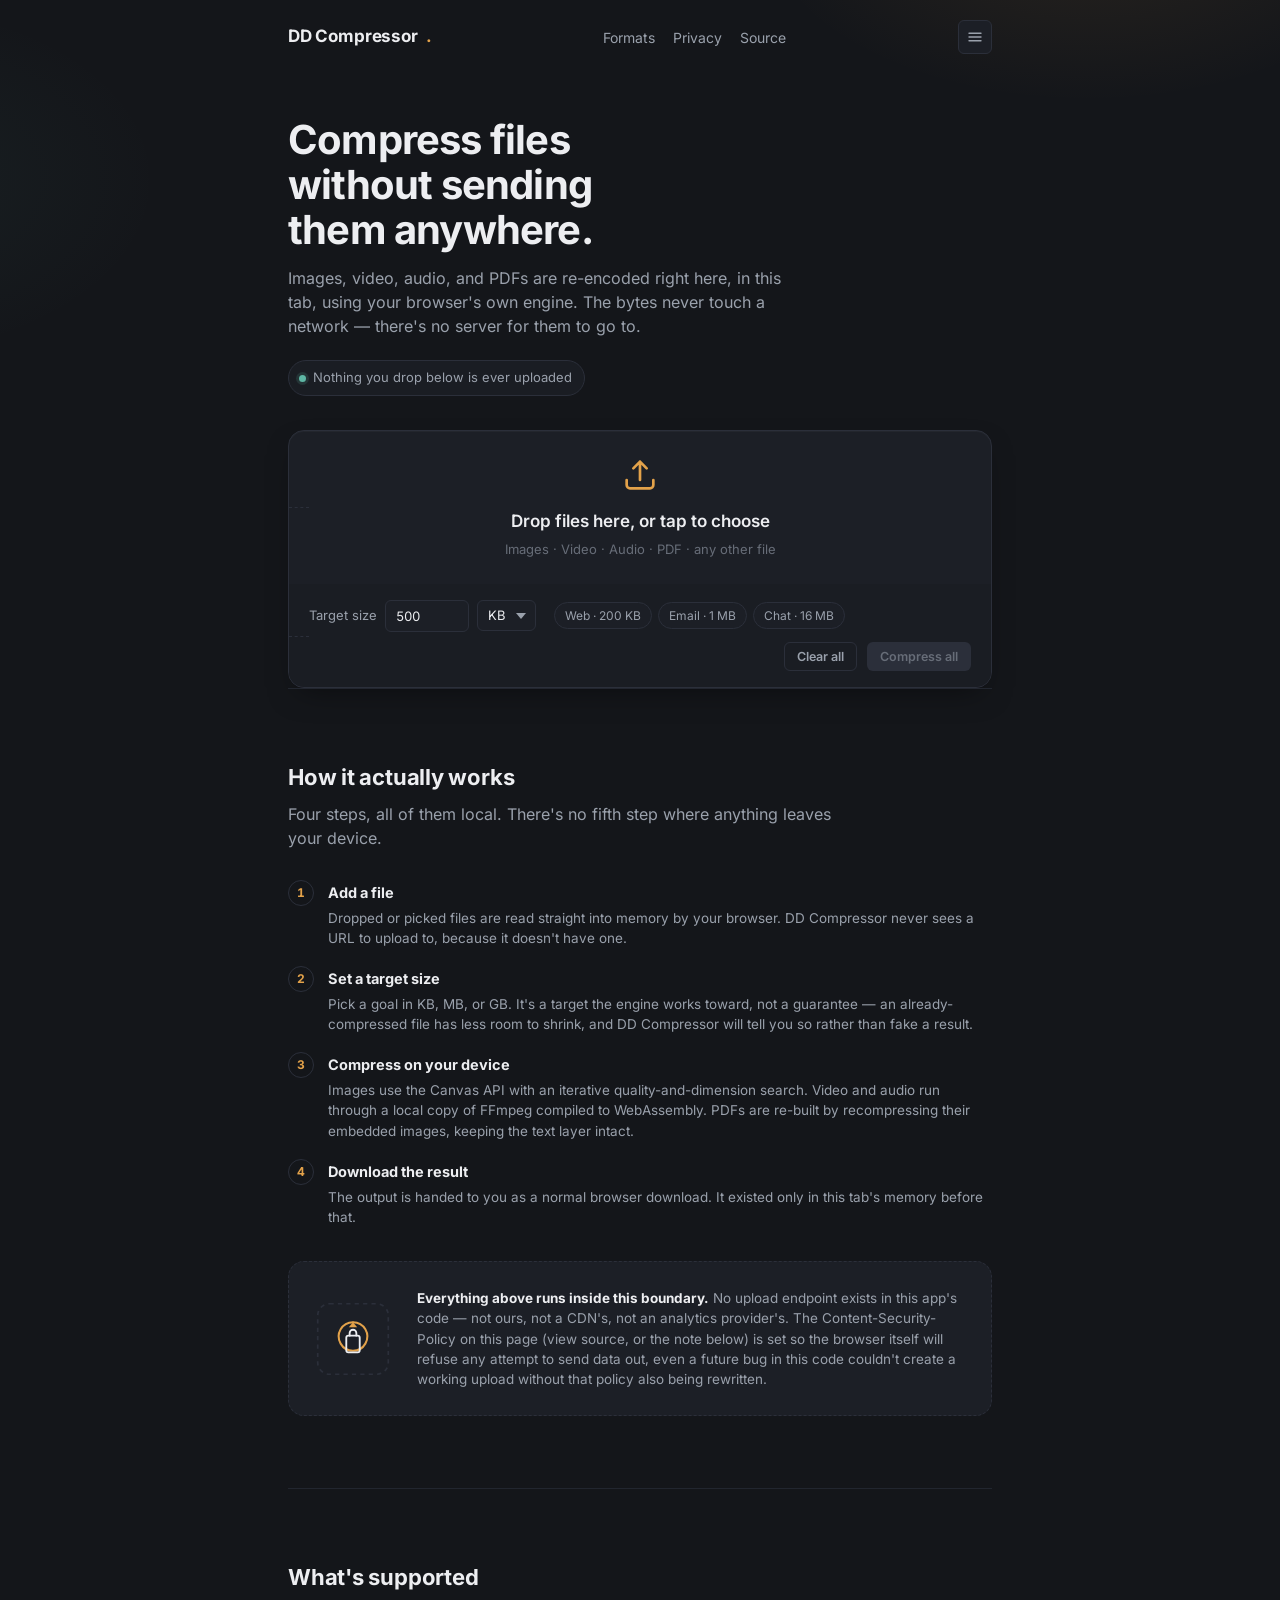
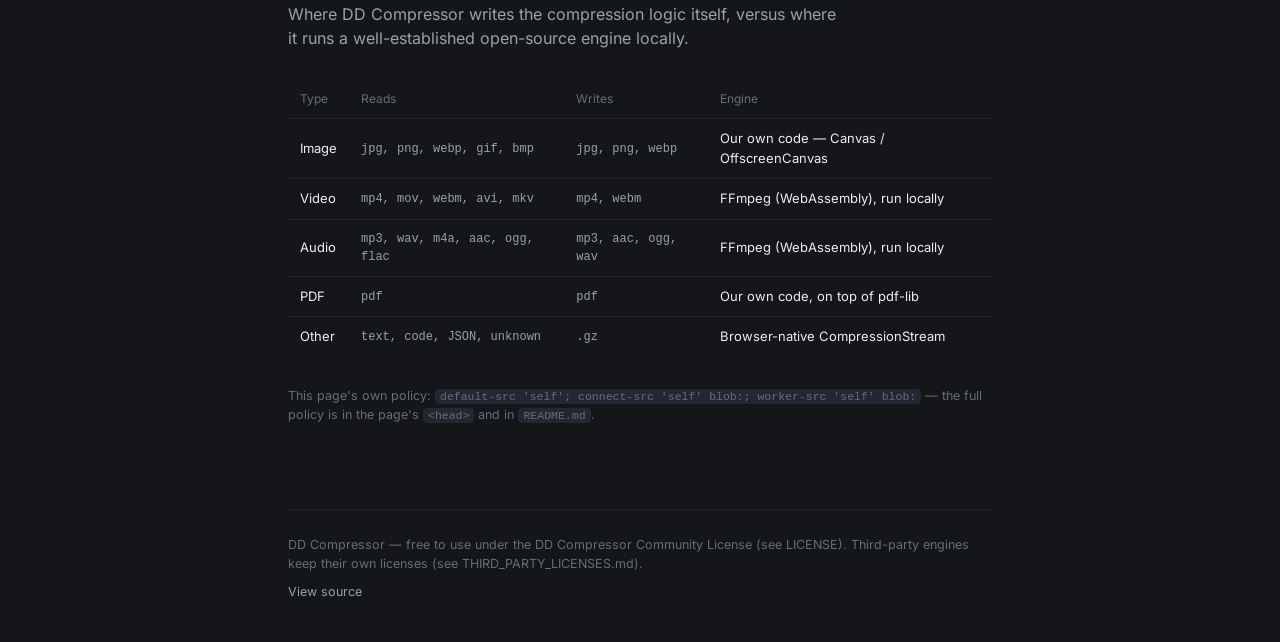
<file: web/index.html>
<!DOCTYPE html>
<html lang="en">
<head>
<meta charset="UTF-8" />
<meta name="viewport" content="width=device-width, initial-scale=1, viewport-fit=cover" />
<meta name="theme-color" content="#14161a" />
<title>DD Compressor — compress files without sending them anywhere</title>
<meta name="description" content="A privacy-first file compressor that runs entirely in your browser. Images, video, audio, and PDFs are re-encoded on your device — nothing is ever uploaded." />

<!--
  This policy is the actual enforcement of the privacy promise below,
  not just a claim in prose. 'self' + blob: is everything the app is
  allowed to touch; there is no origin here a file could be sent to.
  (frame-ancestors / report-uri are intentionally omitted: the CSP
  spec doesn't honor them from a <meta> tag, only from a real HTTP
  header, and GitHub Pages doesn't let us set one — see README.)

  The one addition versus the original policy: `ipc: http://ipc.localhost`
  in connect-src. This is Tauri v2's own internal call channel for the
  installed app (how the page asks the native side to save a file, or
  show the ad-consent form) — without it, every native call in the app
  build silently fails its own CSP, since the meta tag is served
  identically to both the website and the app (same index.html, no
  separate build). It is a same-device internal channel, not a network
  origin — no different in kind from blob: above. This app's own
  src-tauri/tauri.conf.json intentionally leaves its CSP unset (null) so
  THIS tag stays the single source of truth on every platform, instead
  of two policies quietly fighting each other.
-->
<meta http-equiv="Content-Security-Policy" content="default-src 'self'; script-src 'self' 'wasm-unsafe-eval'; style-src 'self'; font-src 'self'; img-src 'self' data: blob:; media-src 'self' blob:; worker-src 'self' blob:; connect-src 'self' blob: ipc: http://ipc.localhost; object-src 'none'; base-uri 'self'; form-action 'self';" />

<link rel="stylesheet" href="./css/styles.css" />
<link rel="stylesheet" href="./css/app-shell.css" />
<link rel="icon" type="image/png" sizes="512x512" href="./assets/dd-compressor-icon-512.png" />
<link rel="apple-touch-icon" href="./assets/dd-compressor-icon-512.png" />
<link rel="manifest" href="./manifest.webmanifest" />
</head>
<body>

<div class="wrap">
  <header class="site-header">
    <a class="brand" href="./">DD Compressor<span class="dot">.</span></a>
    <nav class="header-links">
      <a href="#formats">Formats</a>
      <a href="#privacy">Privacy</a>
      <a href="https://github.com/darshandpatel63-prog/DD-COMPRESSER-PRIVACY-FIRST-COMPRESSER" target="_blank" rel="noopener">Source</a>
    </nav>
    <button type="button" id="menuBtn" class="menu-btn" aria-label="Open menu" aria-expanded="false">
      <svg viewBox="0 0 24 24" fill="none" stroke="currentColor" stroke-width="1.8" stroke-linecap="round" aria-hidden="true"><path d="M4 7h16M4 12h16M4 17h16"/></svg>
    </button>
  </header>

  <div id="menuOverlay" class="menu-overlay" hidden>
    <div class="menu-panel" role="dialog" aria-label="App menu" aria-modal="true">
      <div class="menu-panel-head">
        <span>DD Compressor</span>
        <button type="button" id="menuCloseBtn" class="btn-icon" aria-label="Close menu">
          <svg viewBox="0 0 24 24" fill="none" stroke="currentColor" stroke-width="1.8" stroke-linecap="round" aria-hidden="true"><path d="M6 6l12 12M18 6L6 18"/></svg>
        </button>
      </div>
      <button type="button" class="menu-item" data-panel="how">How this app works</button>
      <button type="button" class="menu-item" data-panel="privacy">Privacy Policy</button>
      <button type="button" class="menu-item" data-panel="terms">Terms of Service</button>
      <button type="button" class="menu-item" data-panel="disclaimer">Disclaimer</button>
      <button type="button" class="menu-item" id="menuAdChoices">Ad privacy choices</button>
      <a class="menu-item" id="menuGetAppLink" href="#" target="_blank" rel="noopener">Get the Android app</a>
      <a class="menu-item" href="https://github.com/darshandpatel63-prog/DD-COMPRESSER-PRIVACY-FIRST-COMPRESSER" target="_blank" rel="noopener">View source on GitHub</a>
      <div id="menuPanelBody" class="menu-panel-body" hidden></div>
    </div>
  </div>

  <section class="hero">
    <h1>Compress files without sending them anywhere.</h1>
    <p>Images, video, audio, and PDFs are re-encoded right here, in this tab, using your browser's own engine. The bytes never touch a network — there's no server for them to go to.</p>
    <span class="privacy-pill"><span class="led" aria-hidden="true"></span> Nothing you drop below is ever uploaded</span>
    <span class="stat-pill" id="statPill" hidden></span>
  </section>

  <main class="panel" id="app">
    <label class="dropzone" id="dropZone" for="fileInput" tabindex="0" role="button" aria-label="Add files to compress">
      <svg class="icon" viewBox="0 0 24 24" fill="none" stroke="currentColor" stroke-width="1.6" aria-hidden="true">
        <path d="M12 15V4M12 4l-4 4M12 4l4 4" stroke-linecap="round" stroke-linejoin="round"/>
        <path d="M4 15v3a2 2 0 0 0 2 2h12a2 2 0 0 0 2-2v-3" stroke-linecap="round" stroke-linejoin="round"/>
      </svg>
      <h2>Drop files here, or tap to choose</h2>
      <p>Images · Video · Audio · PDF · any other file</p>
      <input type="file" id="fileInput" multiple />
    </label>

    <div class="panel-controls">
      <div class="field">
        <label for="targetSize">Target size</label>
        <input type="number" id="targetSize" min="1" step="1" value="500" inputmode="decimal" />
        <select id="targetUnit" aria-label="Target size unit">
          <option value="KB" selected>KB</option>
          <option value="MB">MB</option>
          <option value="GB">GB</option>
        </select>
      </div>
      <div class="chip-row" id="presetRow" aria-label="Quick target presets">
        <button type="button" class="chip" data-kb="200">Web · 200 KB</button>
        <button type="button" class="chip" data-kb="1024">Email · 1 MB</button>
        <button type="button" class="chip" data-kb="16384">Chat · 16 MB</button>
      </div>
      <div class="field-controls">
        <button type="button" class="btn btn-ghost btn-sm" id="clearAllBtn">Clear all</button>
        <button type="button" class="btn btn-primary btn-sm" id="compressAllBtn" disabled>Compress all</button>
      </div>
    </div>

    <div class="file-list" id="fileList" aria-live="polite"></div>
  </main>

  <section class="info" id="how">
    <h2>How it actually works</h2>
    <p class="lede">Four steps, all of them local. There's no fifth step where anything leaves your device.</p>
    <ol class="steps">
      <li><span class="num">1</span><div><h3>Add a file</h3><p>Dropped or picked files are read straight into memory by your browser. DD Compressor never sees a URL to upload to, because it doesn't have one.</p></div></li>
      <li><span class="num">2</span><div><h3>Set a target size</h3><p>Pick a goal in KB, MB, or GB. It's a target the engine works toward, not a guarantee — an already-compressed file has less room to shrink, and DD Compressor will tell you so rather than fake a result.</p></div></li>
      <li><span class="num">3</span><div><h3>Compress on your device</h3><p>Images use the Canvas API with an iterative quality-and-dimension search. Video and audio run through a local copy of FFmpeg compiled to WebAssembly. PDFs are re-built by recompressing their embedded images, keeping the text layer intact.</p></div></li>
      <li><span class="num">4</span><div><h3>Download the result</h3><p>The output is handed to you as a normal browser download. It existed only in this tab's memory before that.</p></div></li>
    </ol>

    <div class="boundary" id="privacy">
      <svg viewBox="0 0 100 100" fill="none" aria-hidden="true">
        <rect x="8" y="8" width="84" height="84" rx="14" stroke="#2b2f3a" stroke-width="2" stroke-dasharray="5 5"/>
        <path d="M50 30a17 17 0 1 0 0.01 0" stroke="#e3a24a" stroke-width="2.4" stroke-linecap="round" />
        <path d="M50 30l-5 6h10z" fill="#e3a24a" />
        <rect x="42" y="46" width="16" height="20" rx="2.5" stroke="#edeef1" stroke-width="2.2"/>
        <path d="M46 46v-3a4 4 0 0 1 8 0v3" stroke="#edeef1" stroke-width="2.2" stroke-linecap="round"/>
      </svg>
      <p><strong>Everything above runs inside this boundary.</strong> No upload endpoint exists in this app's code — not ours, not a CDN's, not an analytics provider's. The Content-Security-Policy on this page (view source, or the note below) is set so the browser itself will refuse any attempt to send data out, even a future bug in this code couldn't create a working upload without that policy also being rewritten.</p>
    </div>
  </section>

  <section class="info" id="formats">
    <h2>What's supported</h2>
    <p class="lede">Where DD Compressor writes the compression logic itself, versus where it runs a well-established open-source engine locally.</p>
    <table class="formats">
      <thead><tr><th>Type</th><th>Reads</th><th>Writes</th><th>Engine</th></tr></thead>
      <tbody>
        <tr><td>Image</td><td class="mono">jpg, png, webp, gif, bmp</td><td class="mono">jpg, png, webp</td><td>Our own code — Canvas / OffscreenCanvas</td></tr>
        <tr><td>Video</td><td class="mono">mp4, mov, webm, avi, mkv</td><td class="mono">mp4, webm</td><td>FFmpeg (WebAssembly), run locally</td></tr>
        <tr><td>Audio</td><td class="mono">mp3, wav, m4a, aac, ogg, flac</td><td class="mono">mp3, aac, ogg, wav</td><td>FFmpeg (WebAssembly), run locally</td></tr>
        <tr><td>PDF</td><td class="mono">pdf</td><td class="mono">pdf</td><td>Our own code, on top of pdf-lib</td></tr>
        <tr><td>Other</td><td class="mono">text, code, JSON, unknown</td><td class="mono">.gz</td><td>Browser-native CompressionStream</td></tr>
      </tbody>
    </table>
    <p class="csp-note">This page's own policy: <code>default-src 'self'; connect-src 'self' blob:; worker-src 'self' blob:</code> — the full policy is in the page's <code>&lt;head&gt;</code> and in <code>README.md</code>.</p>
  </section>

  <footer>
    <span>DD Compressor — free to use under the DD Compressor Community License (see LICENSE). Third-party engines keep their own licenses (see THIRD_PARTY_LICENSES.md).</span>
    <a href="https://github.com/darshandpatel63-prog/DD-COMPRESSER-PRIVACY-FIRST-COMPRESSER" target="_blank" rel="noopener">View source</a>
  </footer>
</div>

<div id="toast-region" aria-live="assertive"></div>

<!-- Vendored locally on purpose: @ffmpeg/ffmpeg's UMD build resolves its
     worker chunk (814.ffmpeg.js) relative to wherever THIS script was
     loaded from. Loading it from a CDN is exactly what produced the
     "Failed to construct Worker... cannot be accessed from origin" error
     in the original project — the chunk stayed on the CDN's origin while
     the page was on GitHub Pages. Same-origin script + same-directory
     chunk removes the problem at the source instead of masking it. -->
<script src="./vendor/ffmpeg/ffmpeg.js"></script>
<script src="./vendor/pdf-lib/pdf-lib.min.js"></script>
<script type="module" src="./js/main.js"></script>
</body>
</html>
</file>
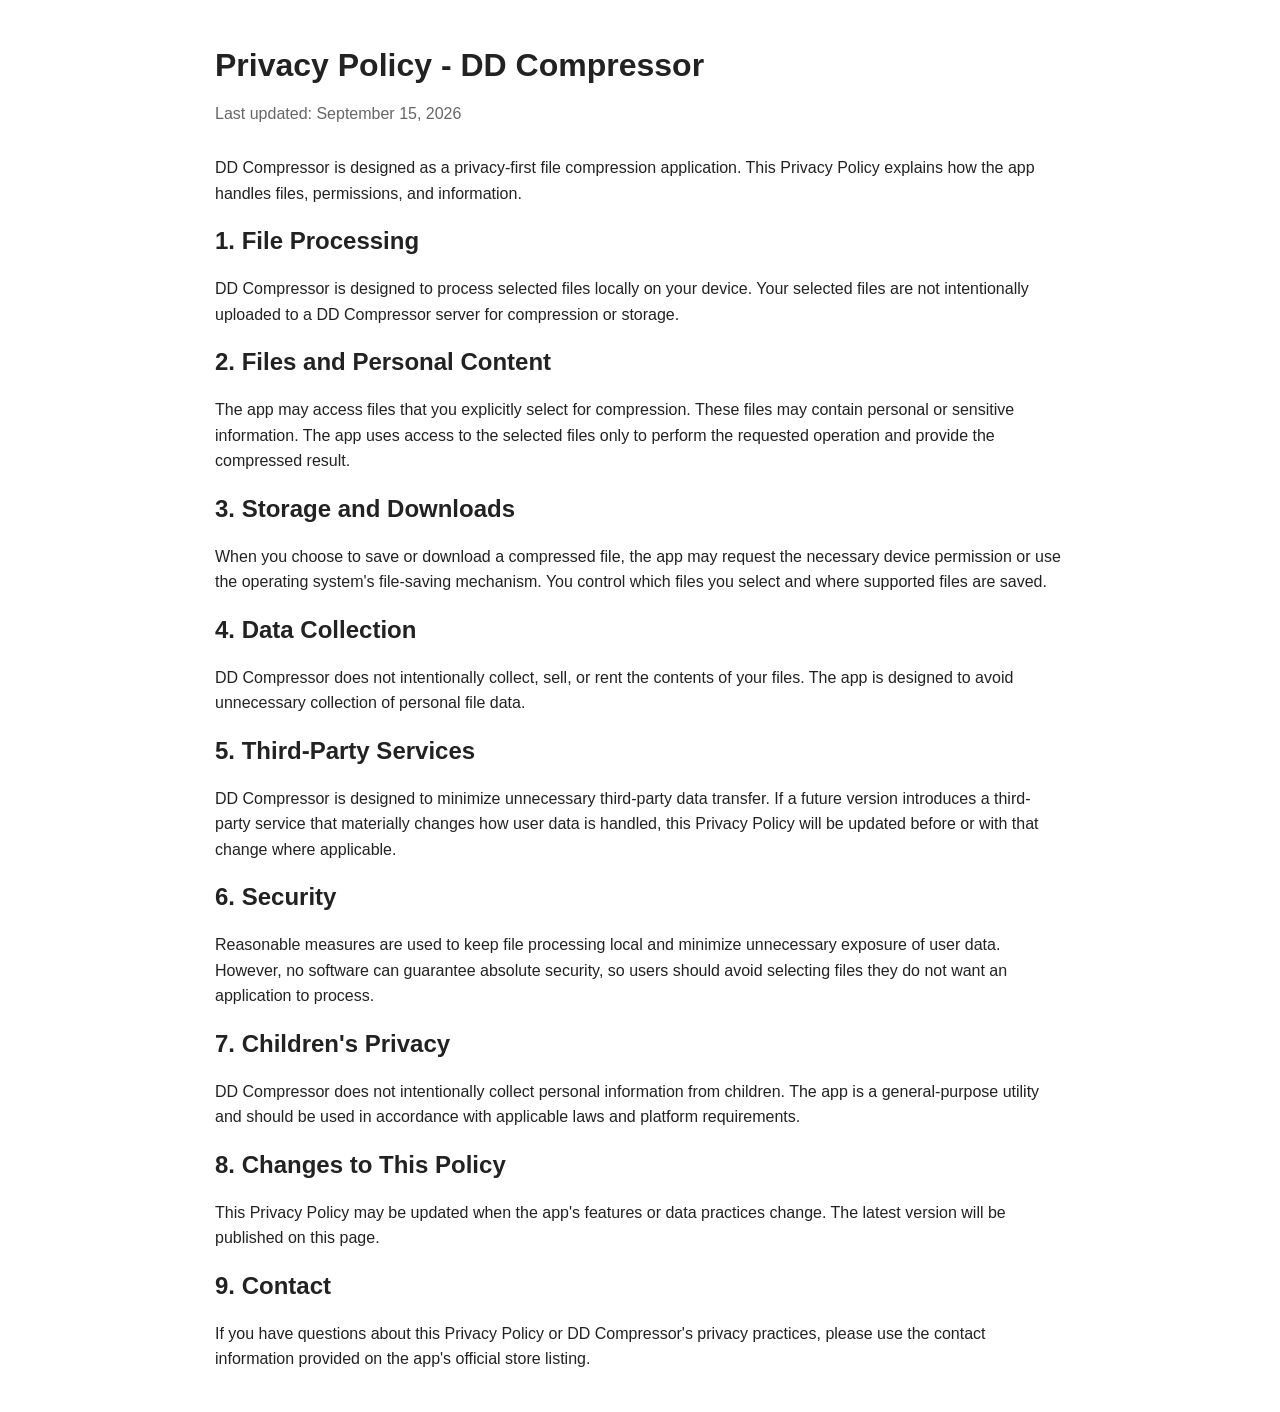
<file: privacy.html>
<!DOCTYPE html>
<html lang="en">
<head>
  <meta charset="UTF-8">
  <meta name="viewport" content="width=device-width, initial-scale=1.0">
  <title>Privacy Policy - DD Compressor</title>
  <style>
    body { font-family: Arial, sans-serif; line-height: 1.6; max-width: 850px; margin: 0 auto; padding: 24px; color: #222; }
    h1, h2 { line-height: 1.25; }
    h1 { margin-bottom: 8px; }
    .updated { color: #666; margin-bottom: 28px; }
  </style>
</head>
<body>
  <h1>Privacy Policy - DD Compressor</h1>
  <p class="updated">Last updated: September 15, 2026</p>

  <p>DD Compressor is designed as a privacy-first file compression application. This Privacy Policy explains how the app handles files, permissions, and information.</p>

  <h2>1. File Processing</h2>
  <p>DD Compressor is designed to process selected files locally on your device. Your selected files are not intentionally uploaded to a DD Compressor server for compression or storage.</p>

  <h2>2. Files and Personal Content</h2>
  <p>The app may access files that you explicitly select for compression. These files may contain personal or sensitive information. The app uses access to the selected files only to perform the requested operation and provide the compressed result.</p>

  <h2>3. Storage and Downloads</h2>
  <p>When you choose to save or download a compressed file, the app may request the necessary device permission or use the operating system's file-saving mechanism. You control which files you select and where supported files are saved.</p>

  <h2>4. Data Collection</h2>
  <p>DD Compressor does not intentionally collect, sell, or rent the contents of your files. The app is designed to avoid unnecessary collection of personal file data.</p>

  <h2>5. Third-Party Services</h2>
  <p>DD Compressor is designed to minimize unnecessary third-party data transfer. If a future version introduces a third-party service that materially changes how user data is handled, this Privacy Policy will be updated before or with that change where applicable.</p>

  <h2>6. Security</h2>
  <p>Reasonable measures are used to keep file processing local and minimize unnecessary exposure of user data. However, no software can guarantee absolute security, so users should avoid selecting files they do not want an application to process.</p>

  <h2>7. Children's Privacy</h2>
  <p>DD Compressor does not intentionally collect personal information from children. The app is a general-purpose utility and should be used in accordance with applicable laws and platform requirements.</p>

  <h2>8. Changes to This Policy</h2>
  <p>This Privacy Policy may be updated when the app's features or data practices change. The latest version will be published on this page.</p>

  <h2>9. Contact</h2>
  <p>If you have questions about this Privacy Policy or DD Compressor's privacy practices, please use the contact information provided on the app's official store listing.</p>
</body>
</html>
</file>
<file: web/css/styles.css>
/*
  DD Compressor — design system
  ------------------------------------------------------------
  Concept: "local instrument". The subject of this product is the
  absence of a network round-trip — a file goes in and never leaves
  the device it's on. Rather than a generic dark-SaaS gradient page,
  the palette and layout borrow from precision hardware (light
  meters, mixing desks, lab scales): a graphite body, one confident
  brass/amber signal color standing in for an analog dial, and a
  quiet teal reserved for "safe / contained" states. Numbers that
  matter (file sizes) get tabular figures, like a real readout.
*/

@font-face {
  font-family: 'Inter';
  font-style: normal;
  font-weight: 400;
  font-display: swap;
  src: url('../vendor/fonts/files/inter-latin-400-normal.woff2') format('woff2');
  unicode-range: U+0000-00FF, U+0131, U+0152-0153, U+02BB-02BC, U+02C6, U+02DA, U+02DC, U+0304, U+0308, U+0329, U+2000-206F, U+20AC, U+2122, U+2191, U+2193, U+2212, U+2215, U+FEFF, U+FFFD;
}
@font-face {
  font-family: 'Inter';
  font-style: normal;
  font-weight: 600;
  font-display: swap;
  src: url('../vendor/fonts/files/inter-latin-600-normal.woff2') format('woff2');
  unicode-range: U+0000-00FF, U+0131, U+0152-0153, U+02BB-02BC, U+02C6, U+02DA, U+02DC, U+0304, U+0308, U+0329, U+2000-206F, U+20AC, U+2122, U+2191, U+2193, U+2212, U+2215, U+FEFF, U+FFFD;
}
@font-face {
  font-family: 'Inter';
  font-style: normal;
  font-weight: 700;
  font-display: swap;
  src: url('../vendor/fonts/files/inter-latin-700-normal.woff2') format('woff2');
  unicode-range: U+0000-00FF, U+0131, U+0152-0153, U+02BB-02BC, U+02C6, U+02DA, U+02DC, U+0304, U+0308, U+0329, U+2000-206F, U+20AC, U+2122, U+2191, U+2193, U+2212, U+2215, U+FEFF, U+FFFD;
}

:root {
  /* --- color --- */
  --bg: #14161a;
  --bg-raised: #1a1d23;
  --surface: #1c1f26;
  --surface-2: #232732;
  --border: #2b2f3a;
  --border-soft: #22262f;
  --text: #edeef1;
  --text-muted: #9aa1ac;
  --text-faint: #676d78;
  --accent: #e3a24a;
  --accent-strong: #f0b563;
  --accent-ink: #2a1c08;
  --safe: #5eb6a4;
  --safe-ink: #0c211d;
  --danger: #e2685c;
  --danger-ink: #2a1210;

  /* --- type --- */
  --font: 'Inter', -apple-system, 'Segoe UI', Roboto, sans-serif;
  --mono: ui-monospace, 'SFMono-Regular', Consolas, 'Liberation Mono', monospace;

  /* --- scale --- */
  --radius-sm: 6px;
  --radius: 10px;
  --radius-lg: 16px;
  --gap: 16px;
  --container: 760px;
  --shadow: 0 1px 0 rgba(255, 255, 255, 0.03) inset, 0 12px 30px -12px rgba(0, 0, 0, 0.5);
}

* { box-sizing: border-box; }
html { color-scheme: dark; }

body {
  margin: 0;
  background: var(--bg);
  background-image:
    radial-gradient(560px 320px at 85% -10%, rgba(227, 162, 74, 0.10), transparent 60%),
    radial-gradient(480px 300px at -10% 20%, rgba(94, 182, 164, 0.06), transparent 60%);
  background-attachment: fixed;
  color: var(--text);
  font-family: var(--font);
  font-size: 16px;
  line-height: 1.5;
  -webkit-font-smoothing: antialiased;
}

img, svg { display: block; max-width: 100%; }
a { color: inherit; }
button { font-family: inherit; }

.visually-hidden {
  position: absolute; width: 1px; height: 1px; padding: 0; margin: -1px;
  overflow: hidden; clip: rect(0,0,0,0); white-space: nowrap; border: 0;
}

/* Focus states — always visible, never suppressed */
:focus-visible {
  outline: 2px solid var(--accent-strong);
  outline-offset: 2px;
  border-radius: 4px;
}

.wrap {
  width: 100%;
  max-width: var(--container);
  margin: 0 auto;
  padding: 0 20px;
}

/* ---------------------------------------------------------- header */
.site-header {
  display: flex;
  align-items: center;
  justify-content: space-between;
  padding: 20px 0;
}
.brand {
  display: flex;
  align-items: baseline;
  gap: 8px;
  text-decoration: none;
  font-weight: 700;
  font-size: 17px;
  letter-spacing: -0.01em;
  color: var(--text);
}
.brand .dot { color: var(--accent); }
.header-links {
  display: flex;
  gap: 18px;
  font-size: 14px;
  color: var(--text-muted);
}
.header-links a { text-decoration: none; }
.header-links a:hover { color: var(--text); }

/* ---------------------------------------------------------- hero */
.hero {
  padding: 28px 0 8px;
  animation: rise 560ms cubic-bezier(.16,1,.3,1) both;
}
@keyframes rise {
  from { opacity: 0; transform: translateY(10px); }
  to { opacity: 1; transform: translateY(0); }
}
.hero h1 {
  font-size: clamp(28px, 6vw, 40px);
  line-height: 1.12;
  letter-spacing: -0.02em;
  margin: 0 0 14px;
  max-width: 15ch;
}
.hero p {
  color: var(--text-muted);
  font-size: 16px;
  max-width: 52ch;
  margin: 0 0 4px;
}
.privacy-pill {
  display: inline-flex;
  align-items: center;
  gap: 7px;
  margin-top: 18px;
  padding: 7px 12px 7px 10px;
  border: 1px solid var(--border);
  border-radius: 999px;
  font-size: 13px;
  color: var(--text-muted);
  background: var(--bg-raised);
}
.privacy-pill .led {
  width: 7px; height: 7px; border-radius: 50%;
  background: var(--safe);
  box-shadow: 0 0 0 3px rgba(94,182,164,0.15);
}
.stat-pill {
  display: inline-flex;
  align-items: center;
  margin-top: 18px;
  margin-left: 8px;
  padding: 7px 12px;
  border: 1px solid var(--border);
  border-radius: 999px;
  font-size: 13px;
  color: var(--text-muted);
  background: var(--bg-raised);
  font-variant-numeric: tabular-nums;
}
.stat-pill strong { color: var(--accent-strong); font-weight: 700; }

/* ---------------------------------------------------------- dropzone */
.panel {
  margin-top: 26px;
  border: 1px solid var(--border);
  background: var(--surface);
  border-radius: var(--radius-lg);
  box-shadow: var(--shadow);
  overflow: hidden;
}
.dropzone {
  padding: 40px 20px;
  text-align: center;
  border-bottom: 1px dashed var(--border);
  cursor: pointer;
  transition: background 160ms ease, border-color 160ms ease;
  position: relative;
}
.dropzone:hover { background: var(--surface-2); }
.dropzone.drag-over {
  background: var(--surface-2);
  border-bottom-style: solid;
}
.dropzone.drag-over::after {
  content: '';
  position: absolute; inset: 8px;
  border: 1.5px dashed var(--accent);
  border-radius: var(--radius);
  pointer-events: none;
}
.dropzone .icon {
  width: 40px; height: 40px;
  margin: 0 auto 14px;
  color: var(--accent);
}
.dropzone h2 {
  font-size: 17px;
  margin: 0 0 6px;
  font-weight: 600;
}
.dropzone p {
  margin: 0;
  color: var(--text-faint);
  font-size: 13px;
}
.dropzone input[type="file"] {
  position: absolute;
  width: 1px;
  height: 1px;
  opacity: 0;
  overflow: hidden;
  pointer-events: none;
  clip: rect(0 0 0 0);
  clip-path: inset(50%);
  white-space: nowrap;
}
.dropzone:focus-visible {
  outline: 2px solid var(--accent);
  outline-offset: -2px;
}

.panel-controls {
  display: flex;
  flex-wrap: wrap;
  align-items: center;
  gap: 10px 18px;
  padding: 16px 20px;
  background: var(--bg-raised);
}
.field {
  display: flex;
  align-items: center;
  gap: 8px;
  font-size: 13px;
  color: var(--text-muted);
}
.field label { white-space: nowrap; }
.field-controls { margin-left: auto; display: flex; gap: 10px; }

input[type="number"], select {
  font-family: var(--font);
  font-variant-numeric: tabular-nums;
  background: var(--surface);
  border: 1px solid var(--border);
  color: var(--text);
  border-radius: var(--radius-sm);
  padding: 7px 10px;
  font-size: 13px;
}
input[type="number"] { width: 84px; }
select { appearance: none; padding-right: 26px;
  background-image: url("data:image/svg+xml,%3Csvg xmlns='http://www.w3.org/2000/svg' width='10' height='6'%3E%3Cpath d='M0 0l5 6 5-6z' fill='%239aa1ac'/%3E%3C/svg%3E");
  background-repeat: no-repeat; background-position: right 9px center;
}
input[type="number"]:focus, select:focus { border-color: var(--accent); }

.chip-row { display: flex; flex-wrap: wrap; gap: 6px; }
.chip {
  border: 1px solid var(--border);
  background: var(--surface);
  color: var(--text-muted);
  font-size: 12px;
  padding: 5px 10px;
  border-radius: 999px;
  cursor: pointer;
}
.chip:hover { border-color: var(--accent); color: var(--text); }
.chip.active { border-color: var(--accent); color: var(--accent-strong); background: rgba(227,162,74,0.08); }

/* ---------------------------------------------------------- buttons */
.btn {
  display: inline-flex;
  align-items: center;
  justify-content: center;
  gap: 8px;
  border: 1px solid transparent;
  border-radius: var(--radius-sm);
  padding: 9px 16px;
  font-size: 13.5px;
  font-weight: 600;
  cursor: pointer;
  transition: transform 120ms ease, background 120ms ease, border-color 120ms ease;
}
.btn:active { transform: scale(0.97); }
.btn-primary { background: var(--accent); color: var(--accent-ink); }
.btn-primary:hover { background: var(--accent-strong); }
.btn-primary:disabled { background: var(--border); color: var(--text-faint); cursor: not-allowed; transform: none; }
.btn-ghost { background: transparent; border-color: var(--border); color: var(--text-muted); }
.btn-ghost:hover { color: var(--text); border-color: var(--text-faint); }
.btn-sm { padding: 6px 12px; font-size: 12.5px; }
.btn-icon { padding: 6px; border: none; background: transparent; color: var(--text-faint); cursor: pointer; border-radius: var(--radius-sm); }
.btn-icon:hover { color: var(--danger); background: rgba(226,104,92,0.1); }

/* ---------------------------------------------------------- file list */
.file-list { padding: 4px 20px 20px; display: flex; flex-direction: column; gap: 10px; }
.file-list:empty { display: none; }

.file-card {
  border: 1px solid var(--border);
  background: var(--bg-raised);
  border-radius: var(--radius);
  padding: 14px 16px;
  animation: settle 320ms cubic-bezier(.2,.9,.3,1.2) both;
}
@keyframes settle {
  from { opacity: 0; transform: translateY(6px) scale(0.99); }
  to { opacity: 1; transform: translateY(0) scale(1); }
}
@media (prefers-reduced-motion: reduce) {
  .file-card, .hero, .btn, .size-bar-fill { animation: none !important; transition: none !important; }
}

.file-card-top {
  display: flex;
  align-items: flex-start;
  gap: 12px;
}
.file-type-icon {
  flex: none;
  width: 34px; height: 34px;
  border-radius: var(--radius-sm);
  background: var(--surface-2);
  color: var(--accent);
  display: flex; align-items: center; justify-content: center;
}
.file-type-icon svg { width: 18px; height: 18px; }
.file-meta { min-width: 0; flex: 1; }
.file-name {
  font-weight: 600;
  font-size: 13.5px;
  white-space: nowrap; overflow: hidden; text-overflow: ellipsis;
}
.file-sub {
  font-size: 12px; color: var(--text-faint);
  font-variant-numeric: tabular-nums;
  margin-top: 2px;
}
.file-card-actions { display: flex; gap: 4px; flex: none; }

.file-card-settings {
  display: flex;
  flex-wrap: wrap;
  gap: 8px 14px;
  margin-top: 12px;
  padding-top: 12px;
  border-top: 1px solid var(--border-soft);
}

.progress-track {
  margin-top: 12px;
  height: 5px;
  border-radius: 999px;
  background: var(--surface-2);
  overflow: hidden;
  display: none;
}
.progress-track.active { display: block; }
.progress-fill {
  height: 100%;
  width: 0%;
  background: linear-gradient(90deg, var(--accent), var(--accent-strong));
  transition: width 200ms ease;
}
.status-line {
  margin-top: 8px;
  font-size: 12.5px;
  color: var(--text-muted);
  display: none;
  align-items: center;
  gap: 7px;
}
.status-line.active { display: flex; }
.spinner {
  width: 12px; height: 12px;
  border-radius: 50%;
  border: 2px solid var(--border);
  border-top-color: var(--accent);
  animation: spin 700ms linear infinite;
  flex: none;
}
@keyframes spin { to { transform: rotate(360deg); } }

/* result readout — deliberately reads like a small instrument display */
.result {
  display: none;
  margin-top: 12px;
  border: 1px solid var(--border-soft);
  border-radius: var(--radius-sm);
  overflow: hidden;
}
.result.active { display: block; }

/* The one signature motion moment in this app: a needle-settle bar that
   visibly shrinks to the real output-vs-original ratio. Track = original
   size (100%); fill animates down to the output percentage once, the same
   moment the numbers below it appear. Never decorative-only — the rows
   below state the same numbers in text, so this is a visualization on top
   of real content, not a substitute for it. */
.size-bar {
  height: 10px;
  margin: 0;
  background: var(--surface-2);
  position: relative;
  overflow: hidden;
}
.size-bar-fill {
  height: 100%;
  width: 100%;
  background: linear-gradient(90deg, var(--safe), var(--accent-strong));
  transition: width 900ms cubic-bezier(.16,1,.3,1);
}
.result-row {
  display: flex;
  justify-content: space-between;
  padding: 7px 12px;
  font-size: 12.5px;
  border-bottom: 1px solid var(--border-soft);
}
.result-row:last-child { border-bottom: none; }
.result-row .k { color: var(--text-faint); }
.result-row .v { font-variant-numeric: tabular-nums; font-weight: 600; }
.result-row.win .v { color: var(--safe); }
.result-row.status .v { font-weight: 500; color: var(--text-muted); font-variant-numeric: normal; }
.result-rename {
  display: flex;
  align-items: center;
  gap: 2px;
  padding: 10px 12px 0;
  background: var(--surface);
}
.result-rename input {
  flex: 1;
  min-width: 0;
  background: var(--bg-raised);
  border: 1px solid var(--border);
  color: var(--text);
  font-family: var(--font);
  font-size: 12.5px;
  border-radius: var(--radius-sm) 0 0 var(--radius-sm);
  padding: 7px 9px;
}
.result-rename input:focus { border-color: var(--accent); }
.result-rename-ext {
  background: var(--bg-raised);
  border: 1px solid var(--border);
  border-left: none;
  color: var(--text-faint);
  font-size: 12.5px;
  padding: 7px 9px 7px 0;
  border-radius: 0 var(--radius-sm) var(--radius-sm) 0;
}
.result-actions { display: flex; gap: 8px; padding: 10px 12px; background: var(--surface); }

.file-card.error .file-card-top { opacity: 0.6; }
.error-line {
  display: none;
  margin-top: 10px;
  padding: 9px 12px;
  border-radius: var(--radius-sm);
  background: rgba(226,104,92,0.08);
  border: 1px solid rgba(226,104,92,0.25);
  color: #f0a49c;
  font-size: 12.5px;
}
.error-line.active { display: block; }

/* ---------------------------------------------------------- sections */
section.info { padding: 56px 0; border-top: 1px solid var(--border-soft); }
section.info h2 {
  font-size: 22px;
  letter-spacing: -0.01em;
  margin: 0 0 8px;
}
section.info > p.lede {
  color: var(--text-muted);
  max-width: 56ch;
  margin: 0 0 30px;
}

.steps { list-style: none; margin: 0; padding: 0; display: grid; gap: 18px; }
.steps li { display: flex; gap: 14px; }
.steps .num {
  flex: none; width: 26px; height: 26px; border-radius: 50%;
  border: 1px solid var(--border);
  display: flex; align-items: center; justify-content: center;
  font-size: 12px; font-weight: 700; color: var(--accent);
  font-variant-numeric: tabular-nums;
}
.steps h3 { margin: 2px 0 4px; font-size: 14.5px; }
.steps p { margin: 0; color: var(--text-muted); font-size: 13.5px; }

.boundary {
  margin-top: 34px;
  border: 1px dashed var(--border);
  border-radius: var(--radius-lg);
  padding: 26px 22px;
  display: flex;
  align-items: center;
  gap: 22px;
  background: var(--surface);
}
.boundary svg { flex: none; width: 84px; height: 84px; }
.boundary p { margin: 0; color: var(--text-muted); font-size: 13.5px; }
.boundary strong { color: var(--text); }

table.formats {
  width: 100%;
  border-collapse: collapse;
  font-size: 13px;
  margin-top: 8px;
}
table.formats th, table.formats td {
  text-align: left;
  padding: 10px 12px;
  border-bottom: 1px solid var(--border-soft);
}
table.formats th { color: var(--text-faint); font-weight: 500; font-size: 12px; }
table.formats td.mono { font-family: var(--mono); font-size: 12px; color: var(--text-muted); }
table.formats tr:last-child td { border-bottom: none; }

.csp-note {
  margin-top: 30px;
  font-size: 12.5px;
  color: var(--text-faint);
}
.csp-note code {
  font-family: var(--mono);
  background: var(--surface-2);
  padding: 1px 5px;
  border-radius: 4px;
  font-size: 11.5px;
}

footer {
  border-top: 1px solid var(--border-soft);
  padding: 26px 0 40px;
  font-size: 12.5px;
  color: var(--text-faint);
  display: flex;
  justify-content: space-between;
  flex-wrap: wrap;
  gap: 10px;
}
footer a { color: var(--text-muted); text-decoration: none; }
footer a:hover { color: var(--text); }

/* toast */
#toast-region {
  position: fixed;
  bottom: 18px;
  left: 50%;
  transform: translateX(-50%);
  z-index: 50;
  display: flex;
  flex-direction: column;
  gap: 8px;
  width: min(92vw, 420px);
}
.toast {
  background: var(--surface-2);
  border: 1px solid var(--border);
  border-radius: var(--radius);
  padding: 11px 14px;
  font-size: 13px;
  box-shadow: var(--shadow);
  animation: rise 220ms ease both;
}
.toast.danger { border-color: rgba(226,104,92,0.4); }

@media (min-width: 640px) {
  .wrap { padding: 0 28px; }
  .hero { padding-top: 44px; }
  .dropzone { padding: 54px 20px; }
  section.info { padding: 72px 0; }
}

/* ---------------------------------------------------------- menu */
.menu-btn {
  border: 1px solid var(--border);
  background: var(--surface);
  color: var(--text-muted);
  width: 34px; height: 34px;
  border-radius: var(--radius-sm);
  display: flex;
  align-items: center; justify-content: center;
  cursor: pointer;
}
.menu-btn svg { width: 18px; height: 18px; }
.menu-btn:hover { color: var(--text); border-color: var(--text-faint); }

/* The HTML hidden attribute must always win over component display rules. */
[hidden] { display: none !important; }

.menu-overlay {
  position: fixed; inset: 0;
  background: rgba(10, 11, 14, 0.6);
  z-index: 60;
  display: flex;
  justify-content: flex-end;
}
.menu-panel {
  width: min(88vw, 360px);
  height: 100%;
  background: var(--bg-raised);
  border-left: 1px solid var(--border);
  overflow-y: auto;
  animation: slidein 220ms cubic-bezier(.2,.9,.3,1.1) both;
}
@keyframes slidein { from { transform: translateX(24px); opacity: 0; } to { transform: translateX(0); opacity: 1; } }
.menu-panel-head {
  display: flex; align-items: center; justify-content: space-between;
  padding: 16px 16px 14px;
  border-bottom: 1px solid var(--border-soft);
  font-weight: 700;
}
.menu-item {
  display: block;
  width: 100%;
  text-align: left;
  background: none;
  border: none;
  border-bottom: 1px solid var(--border-soft);
  color: var(--text);
  text-decoration: none;
  font-family: var(--font);
  font-size: 14px;
  padding: 14px 16px;
  cursor: pointer;
}
.menu-item:hover { background: var(--surface-2); }
.menu-panel-body {
  padding: 16px;
  font-size: 13.5px;
  line-height: 1.6;
  color: var(--text-muted);
}
.menu-panel-body h4 { color: var(--text); margin: 16px 0 6px; font-size: 13.5px; }
.menu-panel-body h4:first-child { margin-top: 0; }
.menu-panel-body p { margin: 0 0 10px; }
</file>
<file: web/css/app-shell.css>
/*
  App shell — rules that ONLY apply inside the installed Android app
  (html.is-app, set by js/platform.js). Everything here is scoped so the
  website (html.is-web) renders exactly as it did before this project
  added a native app — see README "Web vs. app UI/UX" for the reasoning
  behind each difference below. This file loads after styles.css and only
  ever narrows/adjusts, never redefines, the shared design system.
*/

html.is-app body {
  /* No pull-to-refresh / rubber-band bounce — a WebView filling the whole
     screen should feel like a native surface, not a browser tab. */
  overscroll-behavior: none;
}

/* Status bar / gesture-nav clearance. --safe-top/--safe-bottom are set by
   platform.js from env(safe-area-inset-*) — this only has any effect on
   devices with a notch/punch-hole or gesture bar, and is 0px otherwise. */
html.is-app .wrap {
  padding-top: var(--safe-top, 0px);
}
html.is-app footer {
  padding-bottom: calc(26px + var(--safe-bottom, 0px));
}

/* A returning app user already chose to install this — the persuasive
   marketing copy that makes sense on a first-time website visit ("here's
   why this is private, here's why to trust it") is no longer the thing
   standing between them and compressing a file. Get out of the way faster:
   smaller heading, no supporting paragraph, straight to the tool. The full
   explanation is still one tap away in the menu's "How this app works". */
html.is-app .hero {
  padding: 16px 0 4px;
}
html.is-app .hero h1 {
  font-size: clamp(22px, 6vw, 26px);
  max-width: 22ch;
}
html.is-app .hero p {
  display: none;
}
html.is-app .privacy-pill,
html.is-app .stat-pill {
  margin-top: 12px;
}

/* The header's text links (Formats / Privacy / Source) exist for a website
   visitor scanning for where to click. Inside the app, the hamburger menu
   already reaches all of this (and more — Terms, Disclaimer, Ad choices) —
   showing both reads as a duplicated, un-native nav pattern. Brand + menu
   button only, like a standard native app bar. */
html.is-app .header-links {
  display: none;
}

/* Touch targets get a bit more breathing room than a mouse cursor needs —
   this is the one place "app-appropriate" literally means bigger tap
   areas, not just different chrome. */
html.is-app .menu-btn,
html.is-app .btn-icon {
  width: 40px;
  height: 40px;
}
html.is-app .chip {
  padding: 8px 12px;
}

/* The in-page footer's GitHub link matters far more to a first-time website
   visitor deciding whether to trust this tool than to someone who already
   installed it from a store listing — keep it (transparency is part of
   this app's identity either way) but let it recede rather than anchor the
   screen the way it does on the marketing site. */
html.is-app footer {
  font-size: 11.5px;
  opacity: 0.8;
}

/* Menu panel already respects safe-area at the top via .wrap above it sitting
   under the status bar; give its own header the same top clearance when the
   panel is opened as a full-height overlay. */
html.is-app .menu-panel-head {
  padding-top: calc(16px + var(--safe-top, 0px));
}
</file>
